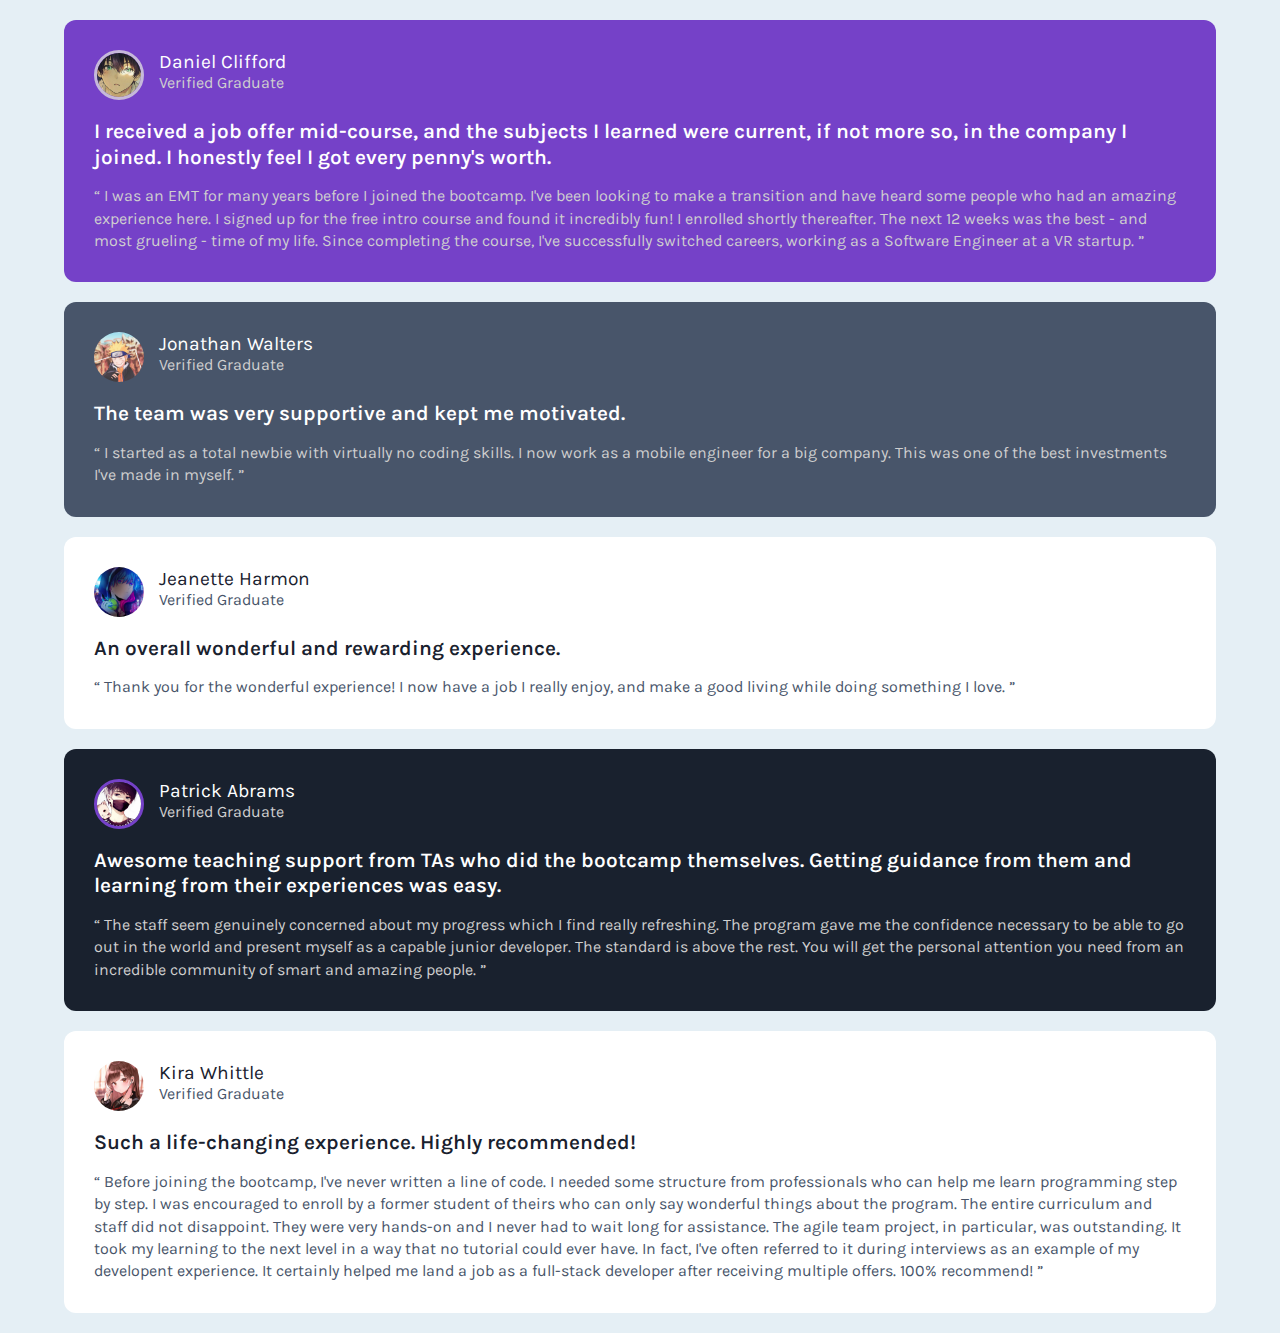
<file: practice.html>
<!DOCTYPE html>
<html lang="en">
<head>
  <meta charset="UTF-8">
  <meta http-equiv="X-UA-Compatible" content="IE=edge">
  <meta name="viewport" content="width=device-width, initial-scale=1.0">
  <title>test</title>
  <link rel="stylesheet" href="practice.css">
  <link rel="preconnect" href="https://fonts.googleapis.com">
  <link rel="preconnect" href="https://fonts.gstatic.com" crossorigin>
  <link href="https://fonts.googleapis.com/css2?family=Karla:wght@400;600;700&display=swap" rel="stylesheet"> 
</head>
<body>
<main class="main-grid">
  <article class="box-1">
    <div class="flex-box">

      <div>
        <img src="peakpx.1.jpg" alt="" class="img-css">
      </div>
    
      <div>
        <p class="name-div">Daniel Clifford</p>
        <p class="position-div">Verified Graduate</p>
      </div>
      
    </div>

    <p class="para-1">I received a job offer mid-course, and the subjects I learned were current, if not more so,
      in the company I joined. I honestly feel I got every penny's worth.</p>

    <p class="para-2"> “ I was an EMT for many years before I joined the bootcamp. I've been looking to make a
        transition and have heard some people who had an amazing experience here. I signed up
        for the free intro course and found it incredibly fun! I enrolled shortly thereafter.
        The next 12 weeks was the best - and most grueling - time of my life. Since completing
        the course, I've successfully switched careers, working as a Software Engineer at a VR startup. ”</p> 
  </article>

  <article class=" box-1 box-2">
    <div class="flex-box">

      <div>
        <img src="peakpx-2.jpg" alt="" class="img-css">
      </div>
    
      <div>
        <p class="name-div">Jonathan Walters</p>
        <p class="position-div">Verified Graduate</p>
      </div>
      
    </div>

    <p class="para-1"> The team was very supportive and kept me motivated.</p>

    <p class="para-2">“ I started as a total newbie with virtually no coding skills. I now work as a mobile engineer
      for a big company. This was one of the best investments I've made in myself. ”</p> 
  </article>

  
  <article class="box-1 box-3">
    <div class="flex-box">

      <div>
        <img src="peakpx-3.jpg" alt="" class="img-css">
      </div>
    
      <div>
        <p class="name-div">Jeanette Harmon</p>
        <p class="position-div">Verified Graduate</p>
      </div>
      
    </div>

    <p class="para-1"> An overall wonderful and rewarding experience.</p>

    <p class="para-2"> “ Thank you for the wonderful experience! I now have a job I really enjoy, and make a good living
      while doing something I love. ”</p> 

  </article>
  
  <article class=" box-1 box-4">
    <div class="flex-box">

      <div>
        <img src="peakpx-4.jpg" alt="" class="img-css">
      </div>
    
      <div>
        <p class="name-div">Patrick Abrams</p>
        <p class="position-div">Verified Graduate</p>
      </div>
      
    </div>

    <p class="para-1"> Awesome teaching support from TAs who did the bootcamp themselves. Getting guidance from them and
      learning from their experiences was easy.</p>

    <p class="para-2"> “ The staff seem genuinely concerned about my progress which I find really refreshing. The program
      gave me the confidence necessary to be able to go out in the world and present myself as a capable
      junior developer. The standard is above the rest. You will get the personal attention you need from
      an incredible community of smart and amazing people. ”</p> 
  </article>
  
  <article class=" box-1 box-5">
    <div class="flex-box">

      <div>
        <img src="peakpx-5.jpg" alt="" class="img-css">
      </div>
    
      <div>
        <p class="name-div">Kira Whittle</p>
        <p class="position-div">Verified Graduate</p>
      </div>
      
    </div>

    <p class="para-1">  Such a life-changing experience. Highly recommended!</p>

    <p class="para-2">  “ Before joining the bootcamp, I've never written a line of code. I needed some structure from
      professionals who can help me learn programming step by step. I was encouraged to enroll by a former
      student of theirs who can only say wonderful things about the program. The entire curriculum and staff
      did not disappoint. They were very hands-on and I never had to wait long for assistance. The agile team
      project, in particular, was outstanding. It took my learning to the next level in a way that no tutorial
      could ever have. In fact, I've often referred to it during interviews as an example of my developent
      experience. It certainly helped me land a job as a full-stack developer after receiving multiple offers.
      100% recommend! ”</p> 
  </article>
  </article>
</main>

</body>
</html>
</file>
<file: practice.css>
*{
  margin: 0;
  padding: 0;
  box-sizing: border-box;
}
:root{
--violet: #7541c8;
--grayish-blue: #e5eff5;
--gray:#cfcfcf;
--black:#19212e;
}
html{
  font-size: 16px;
  font-family: 'Karla', sans-serif;
}
body{
  width: 100%;
  height: 100%;
  display: flex;
  flex-direction: row;
  justify-content: center;
  background-color: var(--grayish-blue);
}
.main-grid{
  display: flex;
  flex-direction: column;
  row-gap: 20px;
  width: 90%;
  margin: 20px;
}
.box-1{
  background: var(--violet);
  color: white;
  width: 100%;
  border: none;
  height: max-content;
  position: relative;
  padding: 30px 30px;
 border-radius: 12px;
}
.flex-box{
  display: flex;
  flex-direction: row;
  column-gap: 15px;
}
.img-css{
width: 50px;
height: 50px;
object-fit: cover;
border-radius: 50%;
border: 3px solid #c6b9da;
}
.flex-box .name-div{
 font-size: 1.2rem;
}
.flex-box .position-div{
  color: var(--gray);
}
.box-1 .para-1{
  font-size: 1.3rem;
  font-weight: 600;
  line-height: 1.6rem;
  margin-top: 15px;
}
.box-1 .para-2{
  color: var(--gray);
  line-height: 1.4rem;
  margin-top: 15px;
}
.box-2{
  background-color:  #48556a;
}
.box-2 .img-css{
  border: none;
}
.box-3 , .box-5{
  background-color: white;
}
.box-3 .img-css , .box-5 .img-css{
  border: none;
}
.box-3 .name-div, .box-3 .para-1,
.box-5 .name-div, .box-5 .para-1{
  color: var(--black);
}
.box-3 .para-2 , .box-3 .position-div,
.box-5 .para-2 , .box-5 .position-div{
  color: #48556a;
}
.box-4 {
  background-color: var(--black);   
}
.box-4 .img-css{
  border-color: #7541c8;
}
</file>
